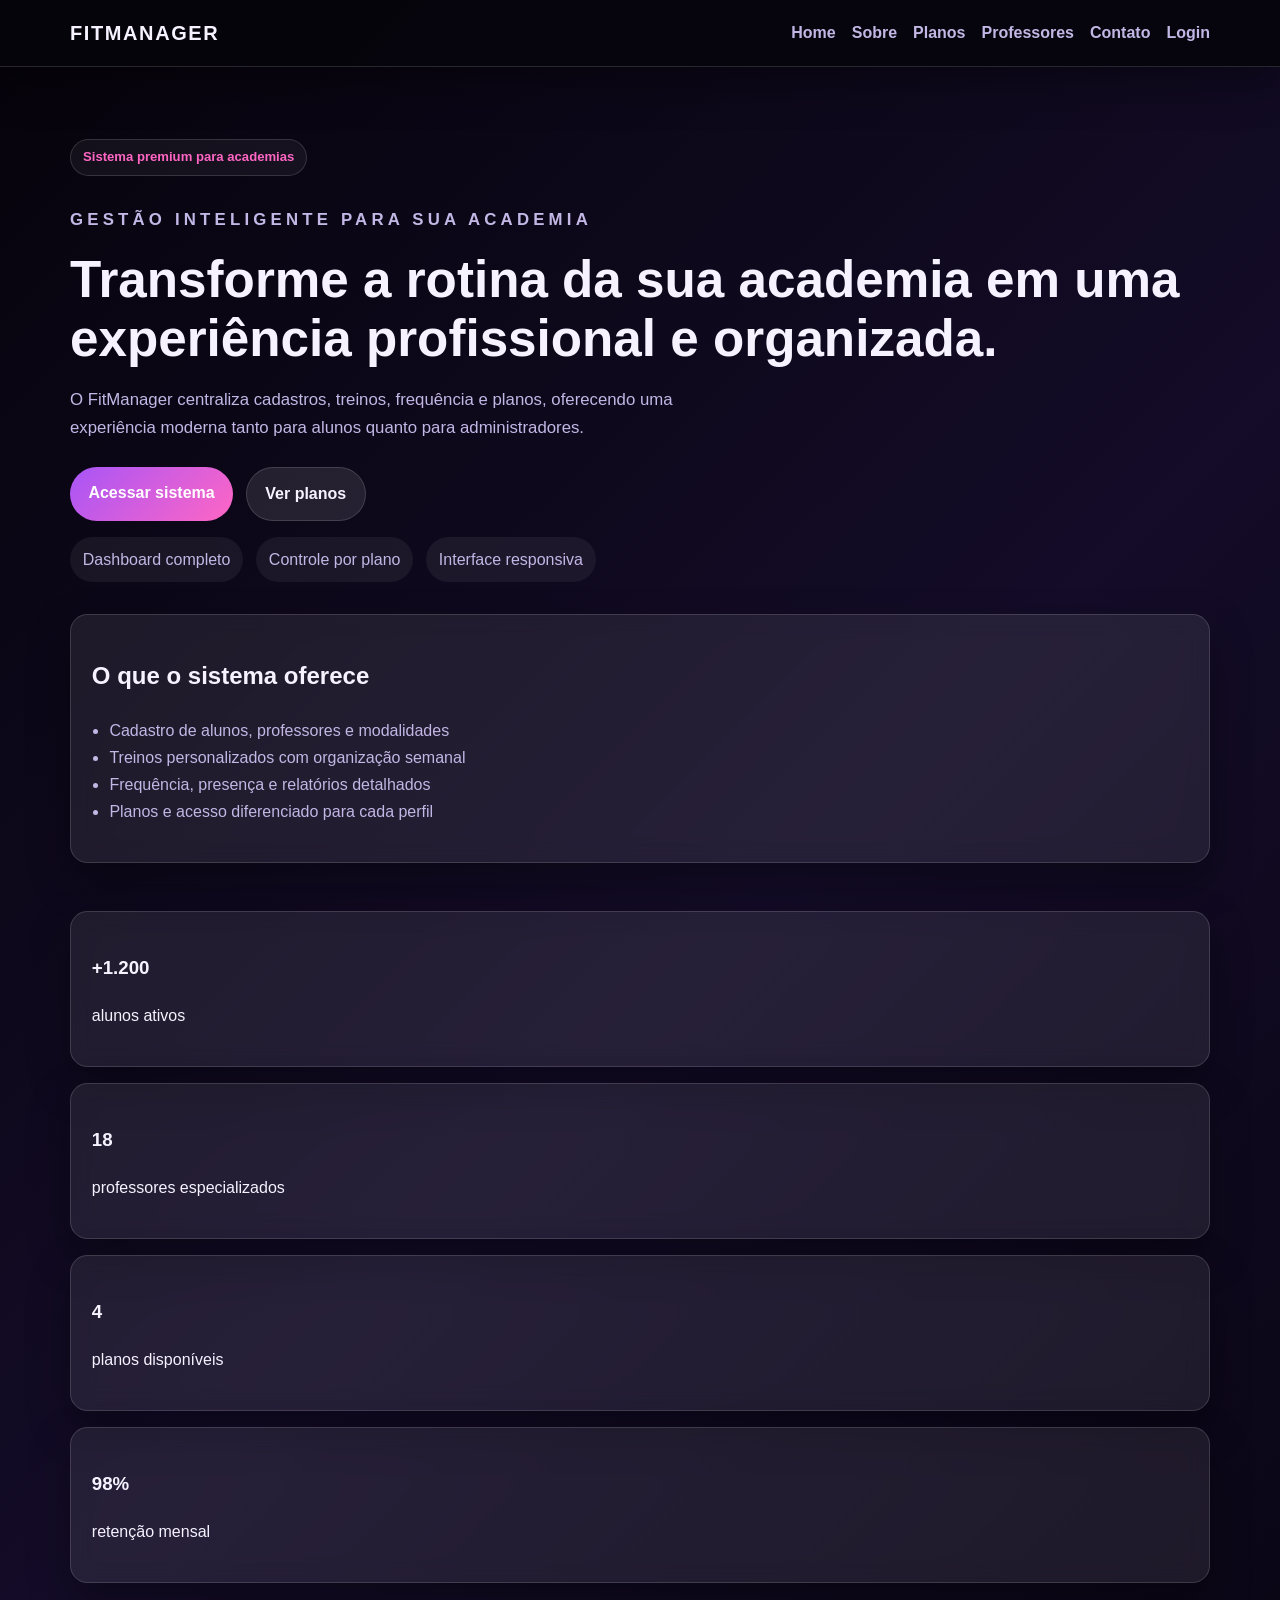
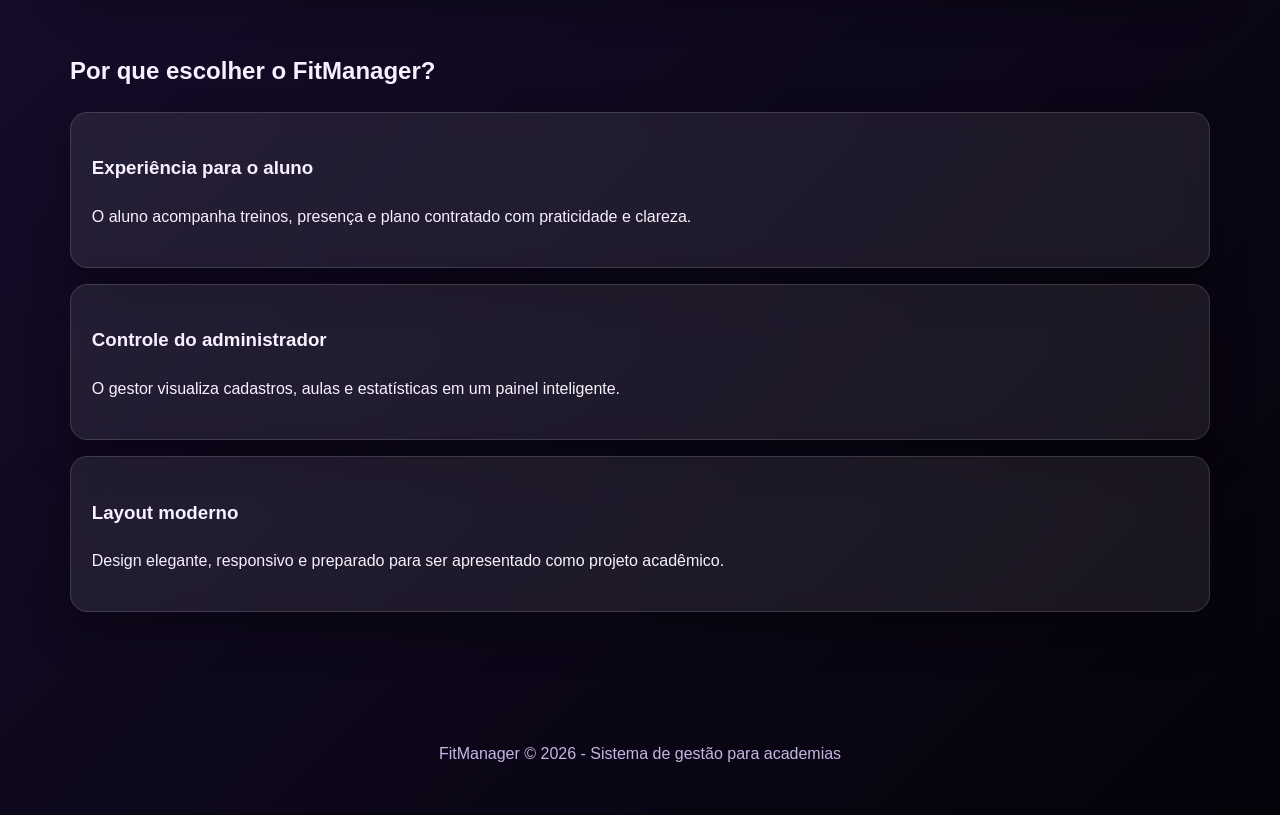
<file: index.html>
<!DOCTYPE html>
<html lang="pt-BR">
  <head>
    <meta charset="UTF-8" />
    <meta name="viewport" content="width=device-width, initial-scale=1.0" />
    <title>FitManager | Academia moderna</title>
    <meta name="description" content="Sistema de gerenciamento para academias com painel para alunos e administradores." />
    <link rel="stylesheet" href="css/styles.css" />
  </head>
  <body>
    <div id="site-header"></div>

    <main>
      <section class="hero">
        <div class="hero__content">
          <span class="hero-badge">Sistema premium para academias</span>
          <p class="eyebrow">Gestão inteligente para sua academia</p>
          <h1>Transforme a rotina da sua academia em uma experiência profissional e organizada.</h1>
          <p>
            O FitManager centraliza cadastros, treinos, frequência e planos, oferecendo uma experiência moderna tanto para alunos quanto para administradores.
          </p>
          <div class="hero__actions">
            <a class="btn btn--primary" href="pages/login.html">Acessar sistema</a>
            <a class="btn btn--secondary" href="pages/planos.html">Ver planos</a>
          </div>
          <div class="info-strip">
            <span>Dashboard completo</span>
            <span>Controle por plano</span>
            <span>Interface responsiva</span>
          </div>
        </div>
        <div class="hero__card card">
          <h2>O que o sistema oferece</h2>
          <ul>
            <li>Cadastro de alunos, professores e modalidades</li>
            <li>Treinos personalizados com organização semanal</li>
            <li>Frequência, presença e relatórios detalhados</li>
            <li>Planos e acesso diferenciado para cada perfil</li>
          </ul>
        </div>
      </section>

      <section class="stats-grid">
        <article class="card">
          <h3>+1.200</h3>
          <p>alunos ativos</p>
        </article>
        <article class="card">
          <h3>18</h3>
          <p>professores especializados</p>
        </article>
        <article class="card">
          <h3>4</h3>
          <p>planos disponíveis</p>
        </article>
        <article class="card">
          <h3>98%</h3>
          <p>retenção mensal</p>
        </article>
      </section>

      <section class="section">
        <h2>Por que escolher o FitManager?</h2>
        <div class="feature-list">
          <article class="card">
            <h3>Experiência para o aluno</h3>
            <p>O aluno acompanha treinos, presença e plano contratado com praticidade e clareza.</p>
          </article>
          <article class="card">
            <h3>Controle do administrador</h3>
            <p>O gestor visualiza cadastros, aulas e estatísticas em um painel inteligente.</p>
          </article>
          <article class="card">
            <h3>Layout moderno</h3>
            <p>Design elegante, responsivo e preparado para ser apresentado como projeto acadêmico.</p>
          </article>
        </div>
      </section>
    </main>

    <div id="site-footer"></div>
    <script src="js/app.js"></script>
  </body>
</html>
</file>
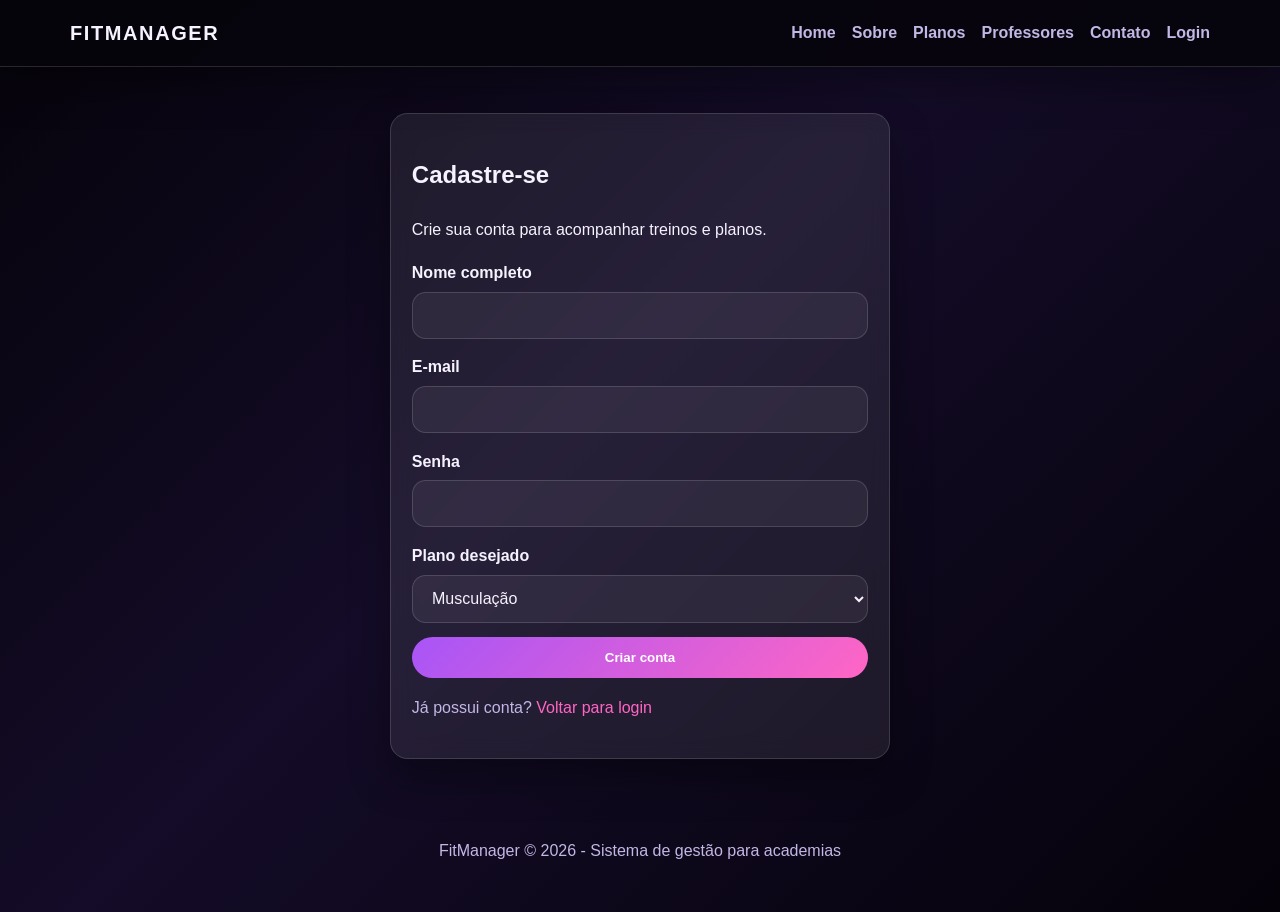
<file: pages/cadastro.html>
<!DOCTYPE html>
<html lang="pt-BR">
  <head>
    <meta charset="UTF-8" />
    <meta name="viewport" content="width=device-width, initial-scale=1.0" />
    <title>Cadastro | FitManager</title>
    <link rel="stylesheet" href="../css/styles.css" />
  </head>
  <body>
    <div id="site-header"></div>

    <main class="auth-shell">
      <section class="card auth-card">
        <h1>Cadastre-se</h1>
        <p>Crie sua conta para acompanhar treinos e planos.</p>
        <form id="register-form" class="form-stack">
          <label>
            Nome completo
            <input type="text" id="register-name" required />
          </label>
          <label>
            E-mail
            <input type="email" id="register-email" required />
          </label>
          <label>
            Senha
            <input type="password" id="register-password" required />
          </label>
          <label>
            Plano desejado
            <select id="register-plan">
              <option value="Musculação">Musculação</option>
              <option value="Funcional">Funcional</option>
              <option value="Pilates">Pilates</option>
            </select>
          </label>
          <button class="btn btn--primary" type="submit">Criar conta</button>
        </form>
        <p class="form-link">
          Já possui conta?
          <a href="login.html">Voltar para login</a>
        </p>
      </section>
    </main>

    <div id="site-footer"></div>
    <script src="../js/app.js"></script>
  </body>
</html>
</file>
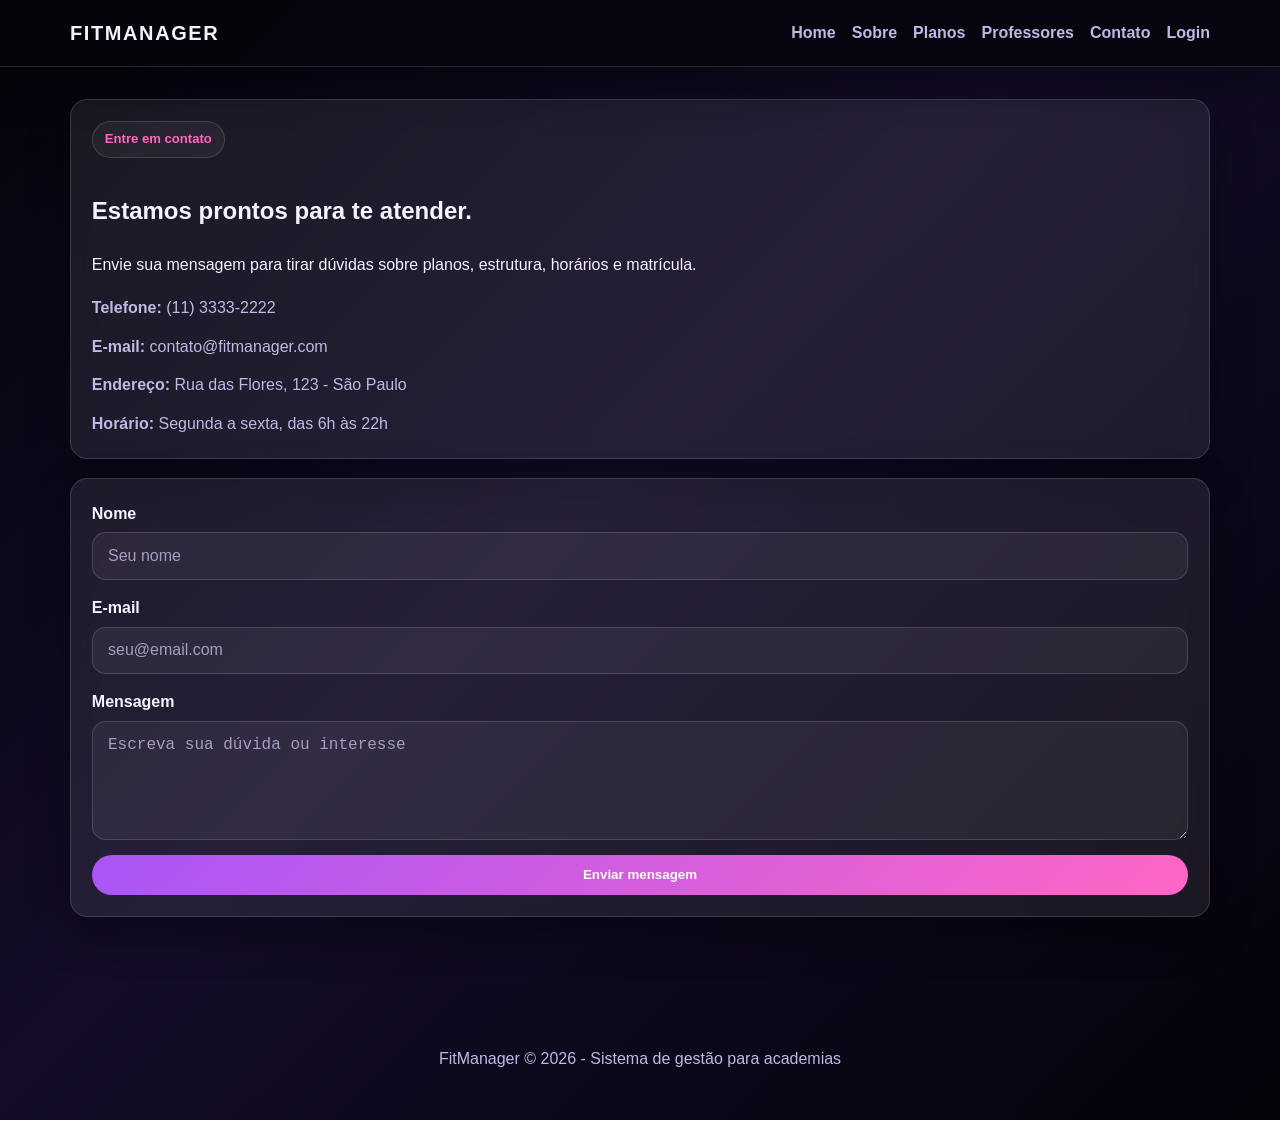
<file: pages/contato.html>
<!DOCTYPE html>
<html lang="pt-BR">
  <head>
    <meta charset="UTF-8" />
    <meta name="viewport" content="width=device-width, initial-scale=1.0" />
    <title>Contato | FitManager</title>
    <link rel="stylesheet" href="../css/styles.css" />
  </head>
  <body>
    <div id="site-header"></div>

    <main class="page-shell">
      <section class="section contact-grid">
        <div class="card">
          <span class="tag">Entre em contato</span>
          <h1>Estamos prontos para te atender.</h1>
          <p>Envie sua mensagem para tirar dúvidas sobre planos, estrutura, horários e matrícula.</p>
          <ul class="schedule-list">
            <li><strong>Telefone:</strong> (11) 3333-2222</li>
            <li><strong>E-mail:</strong> contato@fitmanager.com</li>
            <li><strong>Endereço:</strong> Rua das Flores, 123 - São Paulo</li>
            <li><strong>Horário:</strong> Segunda a sexta, das 6h às 22h</li>
          </ul>
        </div>
        <div class="card">
          <form class="form-stack">
            <label>
              Nome
              <input type="text" placeholder="Seu nome" />
            </label>
            <label>
              E-mail
              <input type="email" placeholder="seu@email.com" />
            </label>
            <label>
              Mensagem
              <textarea rows="5" placeholder="Escreva sua dúvida ou interesse"></textarea>
            </label>
            <button class="btn btn--primary" type="button">Enviar mensagem</button>
          </form>
        </div>
      </section>
    </main>

    <div id="site-footer"></div>
    <script src="../js/app.js"></script>
  </body>
</html>
</file>
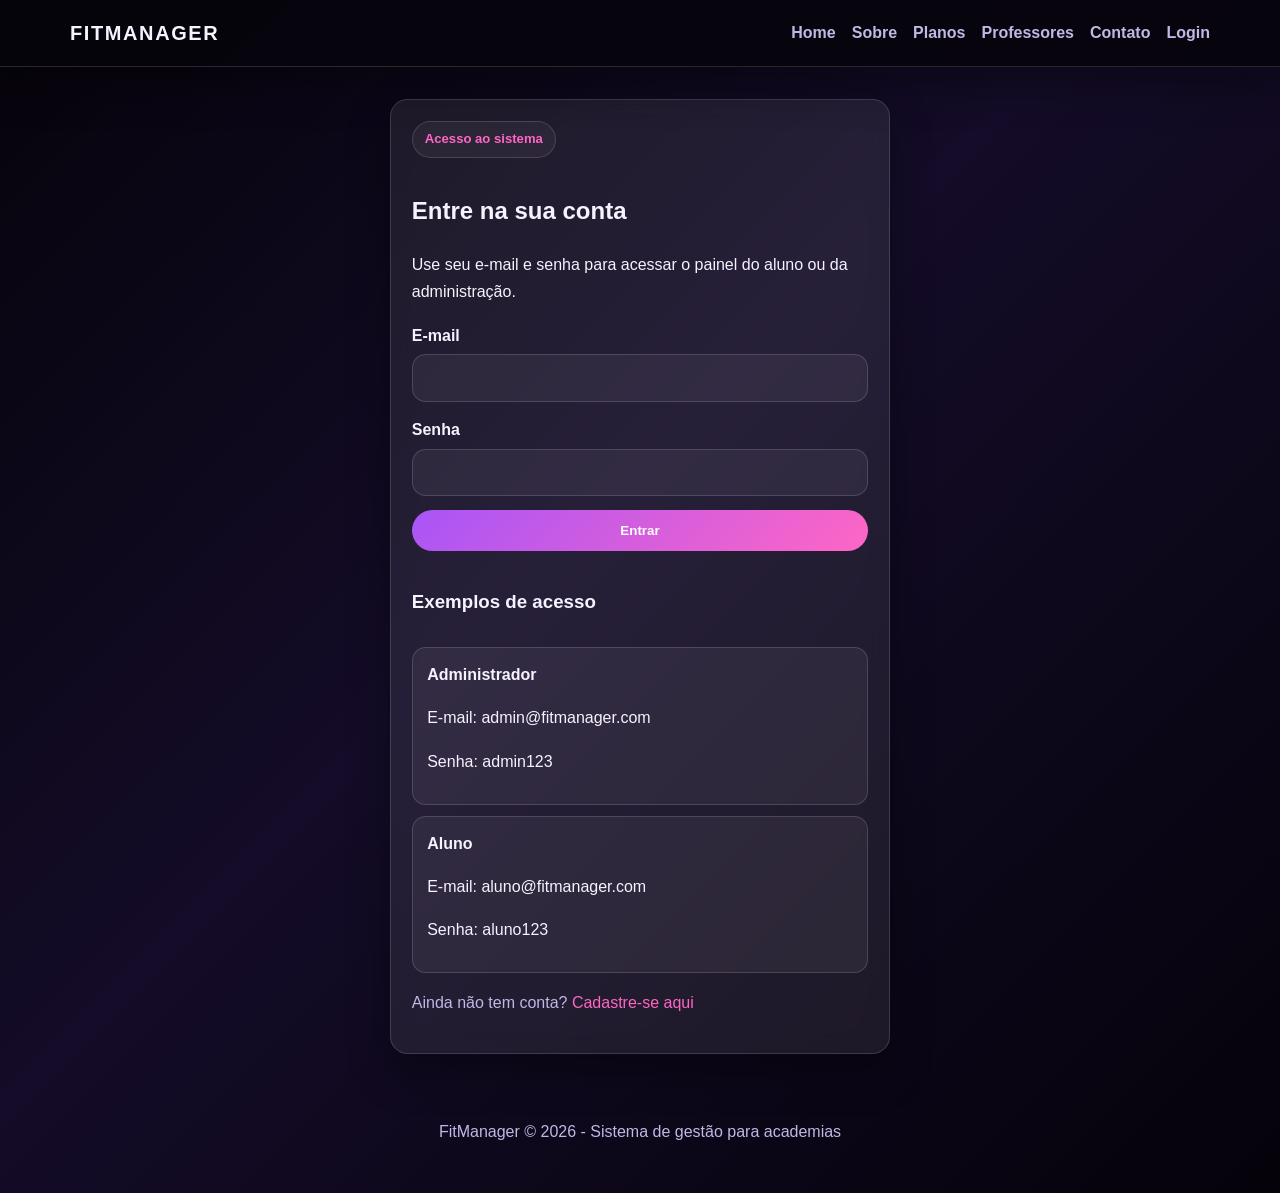
<file: pages/login.html>
<!DOCTYPE html>
<html lang="pt-BR">
  <head>
    <meta charset="UTF-8" />
    <meta name="viewport" content="width=device-width, initial-scale=1.0" />
    <title>Login | FitManager</title>
    <link rel="stylesheet" href="../css/styles.css" />
  </head>
  <body>
    <div id="site-header"></div>

    <main class="auth-shell">
      <section class="card auth-card">
        <span class="tag">Acesso ao sistema</span>
        <h1>Entre na sua conta</h1>
        <p>Use seu e-mail e senha para acessar o painel do aluno ou da administração.</p>
        <form id="login-form" class="form-stack">
          <label>
            E-mail
            <input type="email" id="login-email" required />
          </label>
          <label>
            Senha
            <input type="password" id="login-password" required />
          </label>
          <button class="btn btn--primary" type="submit">Entrar</button>
        </form>
        <div class="login-examples">
          <h3>Exemplos de acesso</h3>
          <div class="example-card">
            <strong>Administrador</strong>
            <p>E-mail: admin@fitmanager.com</p>
            <p>Senha: admin123</p>
          </div>
          <div class="example-card">
            <strong>Aluno</strong>
            <p>E-mail: aluno@fitmanager.com</p>
            <p>Senha: aluno123</p>
          </div>
        </div>
        <p class="form-link">
          Ainda não tem conta?
          <a href="cadastro.html">Cadastre-se aqui</a>
        </p>
      </section>
    </main>

    <div id="site-footer"></div>
    <script src="../js/app.js"></script>
  </body>
</html>
</file>
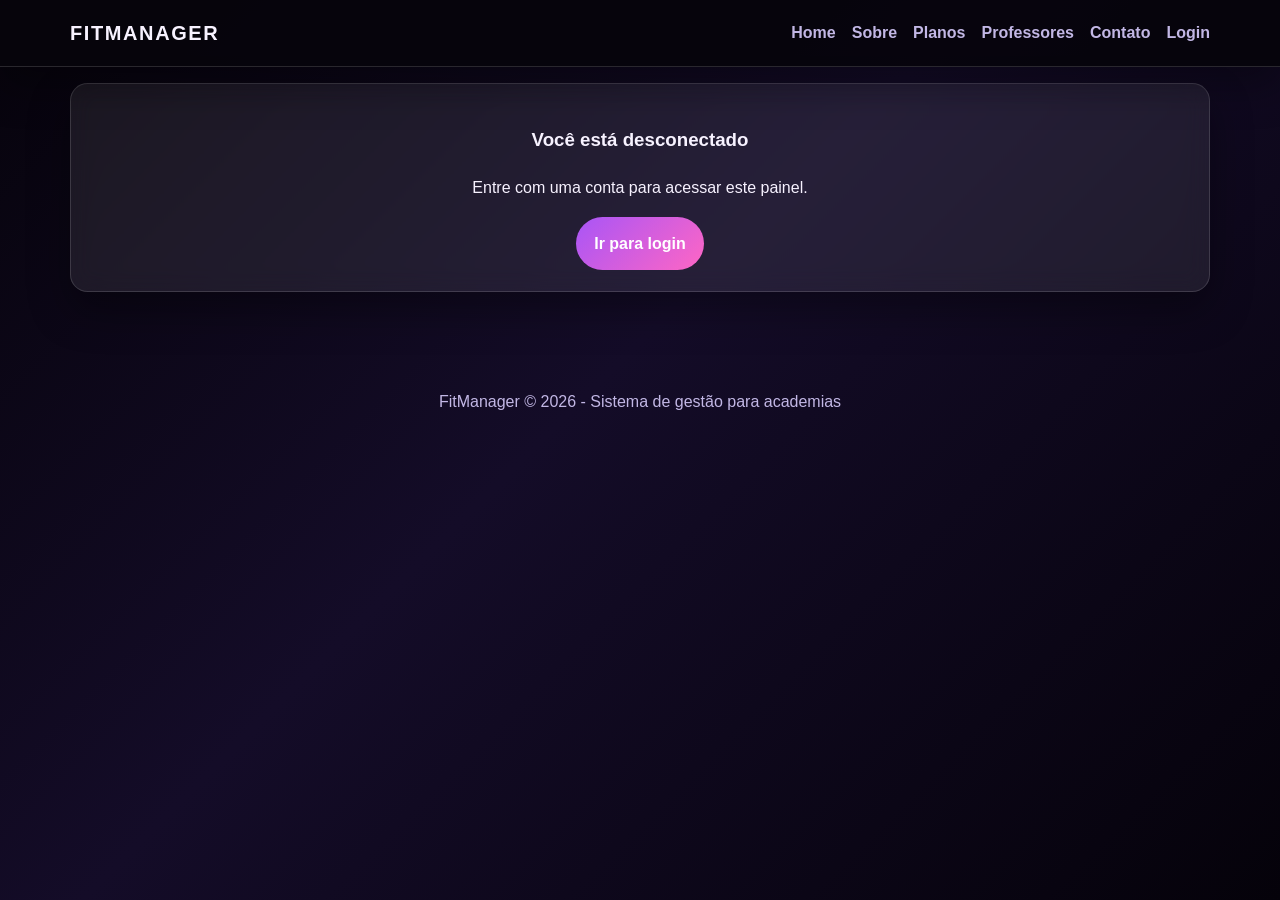
<file: pages/painel-admin.html>
<!DOCTYPE html>
<html lang="pt-BR">
  <head>
    <meta charset="UTF-8" />
    <meta name="viewport" content="width=device-width, initial-scale=1.0" />
    <title>Painel Administrativo | FitManager</title>
    <link rel="stylesheet" href="../css/styles.css" />
  </head>
  <body>
    <div id="site-header"></div>

    <main class="page-shell">
      <div id="auth-notice"></div>
      <section id="protected-panel" class="section" data-required-role="admin">
        <div class="panel-header">
          <div>
            <p class="eyebrow">Área administrativa</p>
            <h1>Dashboard da academia</h1>
          </div>
          <a class="btn btn--secondary" href="login.html">Desconectar</a>
        </div>

        <div class="stats-grid">
          <article class="card">
            <h3>48</h3>
            <p>alunos cadastrados</p>
          </article>
          <article class="card">
            <h3>14</h3>
            <p>treinos ativos</p>
          </article>
          <article class="card">
            <h3>3</h3>
            <p>planos em destaque</p>
          </article>
          <article class="card">
            <h3>91%</h3>
            <p>frequência mensal</p>
          </article>
        </div>

        <div class="panel-grid">
          <article class="card">
            <h3>Cadastros recentes</h3>
            <ul class="schedule-list">
              <li>Julia Rocha - Plano Premium</li>
              <li>Bruno Silva - Plano Fit</li>
              <li>Marina Costa - Plano Essentials</li>
            </ul>
          </article>

          <article class="card">
            <h3>Aulas da semana</h3>
            <ul class="schedule-list">
              <li>Segunda: 12 aulas</li>
              <li>Quarta: 10 aulas</li>
              <li>Sexta: 9 aulas</li>
            </ul>
          </article>
        </div>

        <div class="card">
          <h3>Alunos em destaque</h3>
          <table class="table">
            <thead>
              <tr><th>Nome</th><th>Plano</th><th>Status</th><th>Próximo treino</th></tr>
            </thead>
            <tbody>
              <tr><td>Carlos Mendes</td><td>Fit</td><td><span class="pill success">Ativo</span></td><td>18:30 - Funcional</td></tr>
              <tr><td>Ana Pereira</td><td>Premium</td><td><span class="pill success">Ativo</span></td><td>19:00 - Pilates</td></tr>
              <tr><td>Lucas Nunes</td><td>Essentials</td><td><span class="pill warning">Aguardando</span></td><td>20:00 - Musculação</td></tr>
            </tbody>
          </table>
        </div>
      </section>
    </main>

    <div id="site-footer"></div>
    <script src="../js/app.js"></script>
  </body>
</html>
</file>
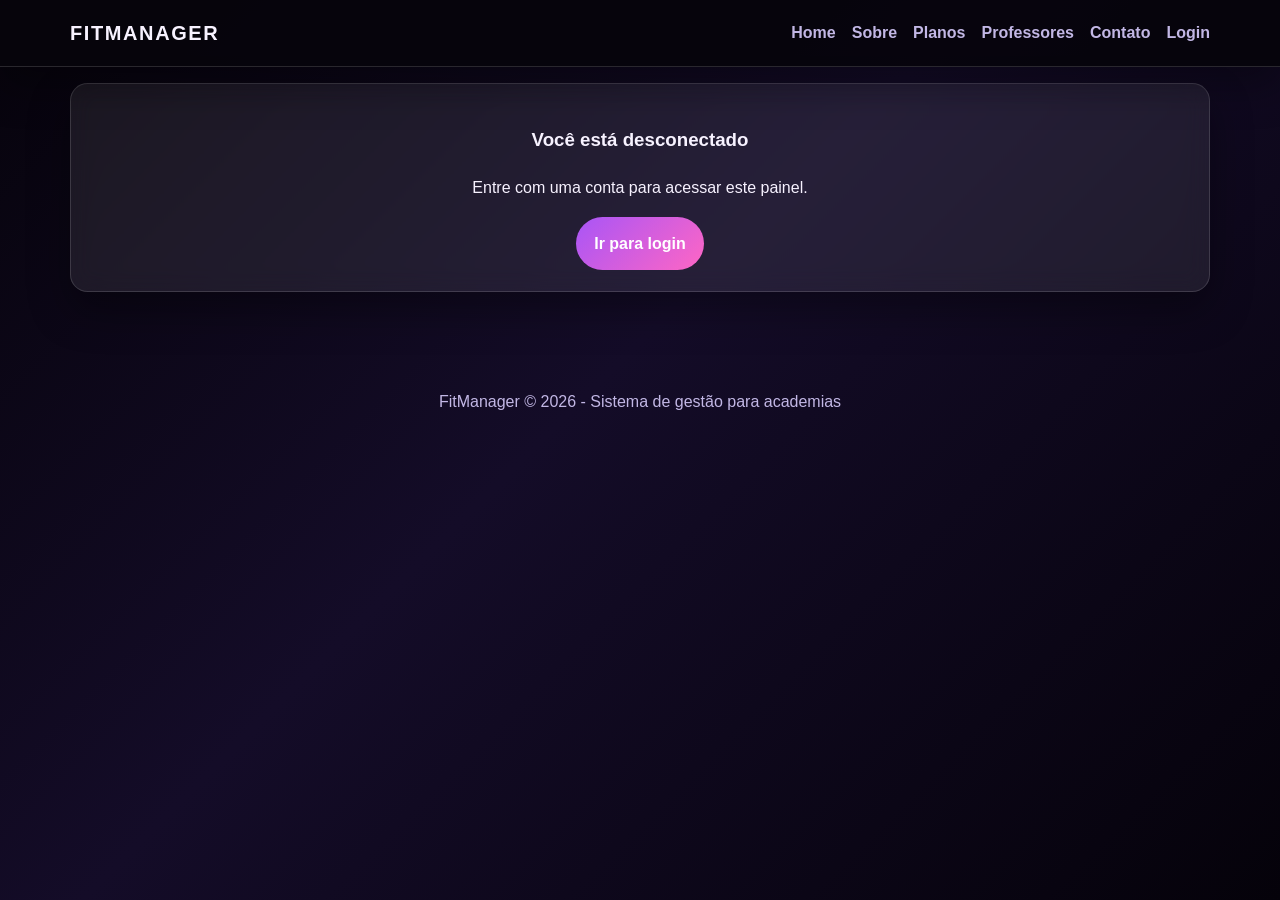
<file: pages/painel-aluno.html>
<!DOCTYPE html>
<html lang="pt-BR">
  <head>
    <meta charset="UTF-8" />
    <meta name="viewport" content="width=device-width, initial-scale=1.0" />
    <title>Painel do Aluno | FitManager</title>
    <link rel="stylesheet" href="../css/styles.css" />
  </head>
  <body>
    <div id="site-header"></div>

    <main class="page-shell">
      <div id="auth-notice"></div>
      <section id="protected-panel" class="section" data-required-role="student">
        <div class="panel-header">
          <div>
            <p class="eyebrow">Área do aluno</p>
            <h1>Bem-vindo ao seu painel</h1>
          </div>
          <a class="btn btn--secondary" href="login.html">Desconectar</a>
        </div>

        <div class="stats-grid">
          <article class="card">
            <h3>Plano Fit</h3>
            <p>Vigência até 15/08/2026</p>
          </article>
          <article class="card">
            <h3>4 treinos</h3>
            <p>agendados esta semana</p>
          </article>
          <article class="card">
            <h3>92%</h3>
            <p>presença no mês</p>
          </article>
          <article class="card">
            <h3>+3,2 kg</h3>
            <p>perda de gordura</p>
          </article>
        </div>

        <div class="panel-grid">
          <article class="card">
            <h3>Próximas aulas</h3>
            <ul class="schedule-list">
              <li><strong>Segunda</strong> - Treino funcional às 18:30</li>
              <li><strong>Quarta</strong> - Pilates às 19:00</li>
              <li><strong>Sexta</strong> - Musculação às 20:00</li>
              <li><strong>Sábado</strong> - Corrida em esteira às 09:00</li>
            </ul>
          </article>

          <article class="card">
            <h3>Treino atual</h3>
            <ul class="schedule-list">
              <li>Agachamento livre - 3x12</li>
              <li>Remada com barra - 3x10</li>
              <li>Prancha - 3x40s</li>
              <li>Esteira intervalada - 15 min</li>
            </ul>
          </article>
        </div>

        <div class="panel-grid">
          <article class="card">
            <h3>Modalidades disponíveis</h3>
            <ul class="schedule-list">
              <li>Musculação</li>
              <li>Treino funcional</li>
              <li>Pilates</li>
              <li>Cross training</li>
              <li>Yoga</li>
            </ul>
          </article>

          <article class="card">
            <h3>Equipamentos da academia</h3>
            <ul class="schedule-list">
              <li>Esteiras premium</li>
              <li>Halteres e barras</li>
              <li>Banco incline e supino</li>
              <li>Elípticos e bikes</li>
              <li>Máquinas de musculação completas</li>
            </ul>
          </article>
        </div>

        <div class="panel-grid">
          <article class="card">
            <h3>Histórico recente</h3>
            <table class="table">
              <thead>
                <tr><th>Data</th><th>Atividade</th><th>Status</th></tr>
              </thead>
              <tbody>
                <tr><td>03/07</td><td>Musculação</td><td><span class="pill success">Presente</span></td></tr>
                <tr><td>01/07</td><td>Pilates</td><td><span class="pill success">Presente</span></td></tr>
                <tr><td>29/06</td><td>Funcional</td><td><span class="pill warning">Faltou</span></td></tr>
              </tbody>
            </table>
          </article>

          <article class="card">
            <h3>Objetivos do mês</h3>
            <ul class="schedule-list">
              <li>Manter 3 treinos por semana</li>
              <li>Aumentar resistência em cardio</li>
              <li>Seguir plano nutricional</li>
            </ul>
          </article>
        </div>
      </section>
    </main>

    <div id="site-footer"></div>
    <script src="../js/app.js"></script>
  </body>
</html>
</file>
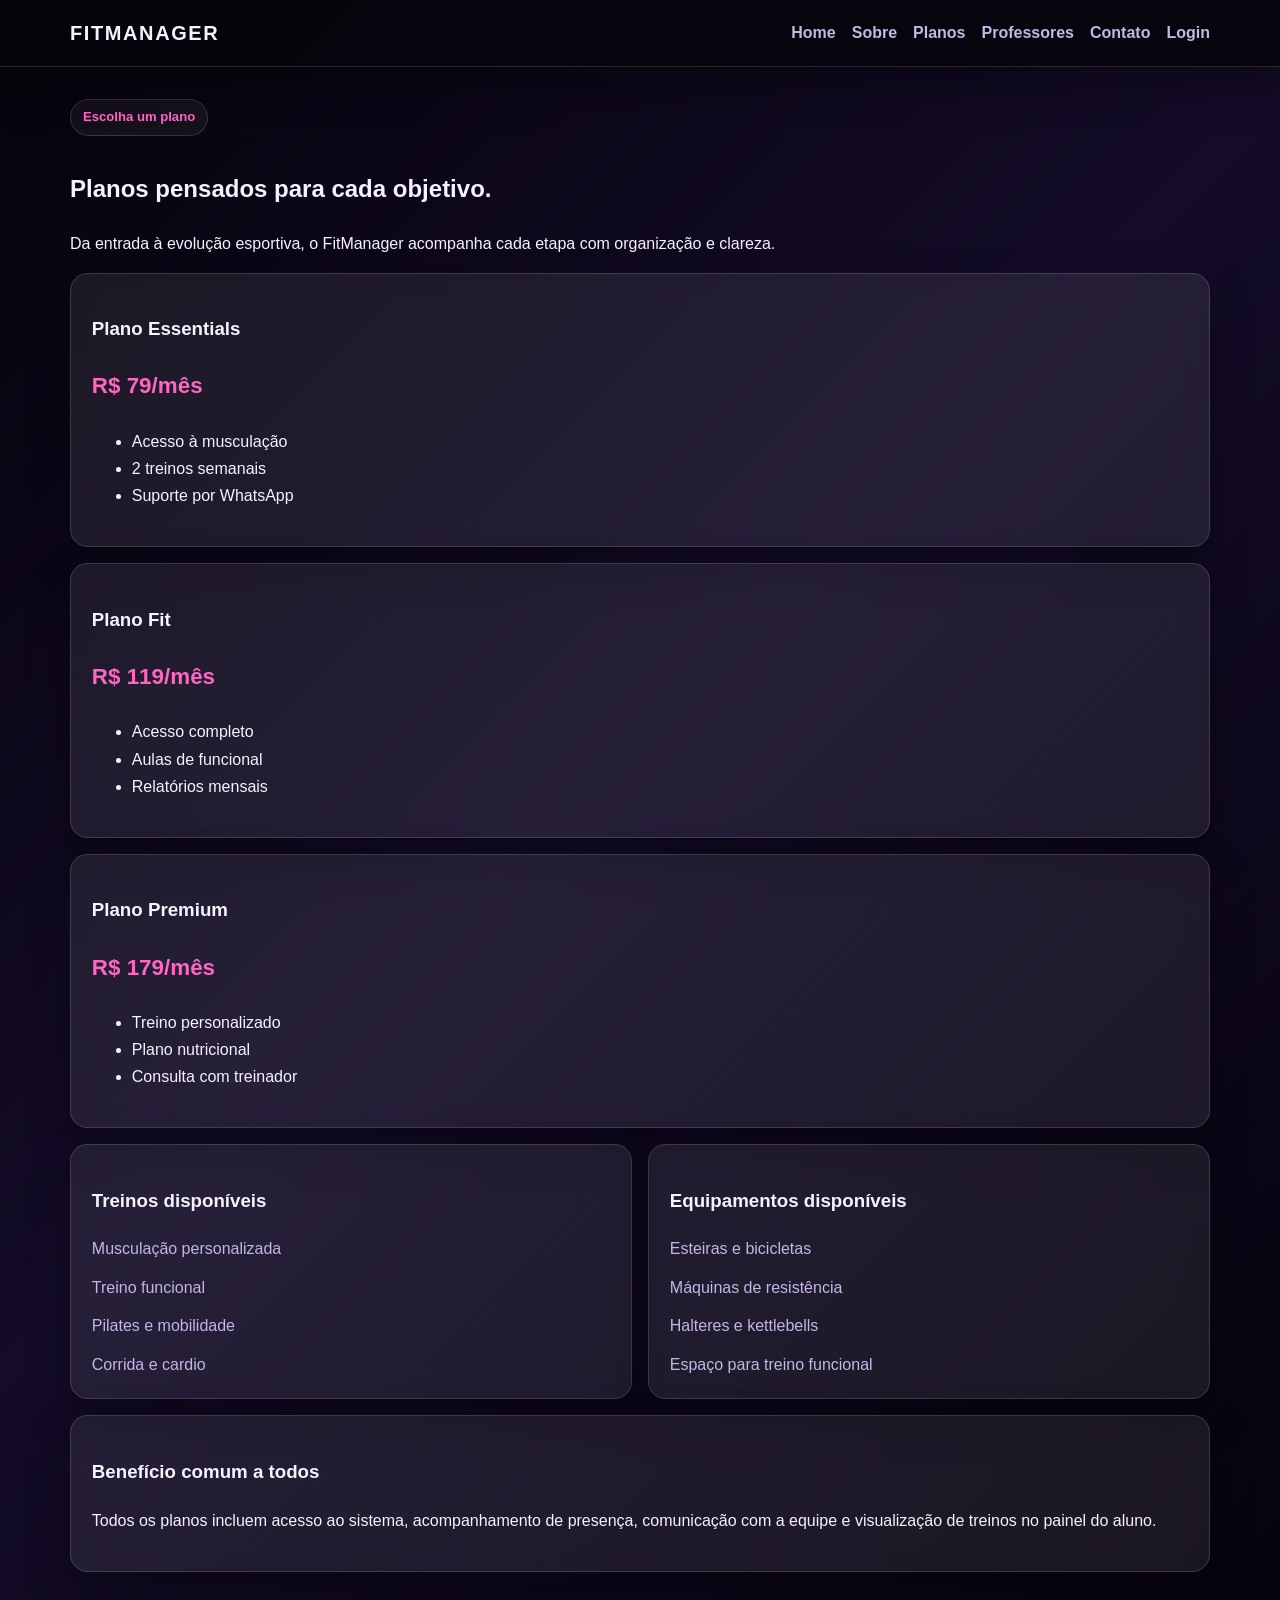
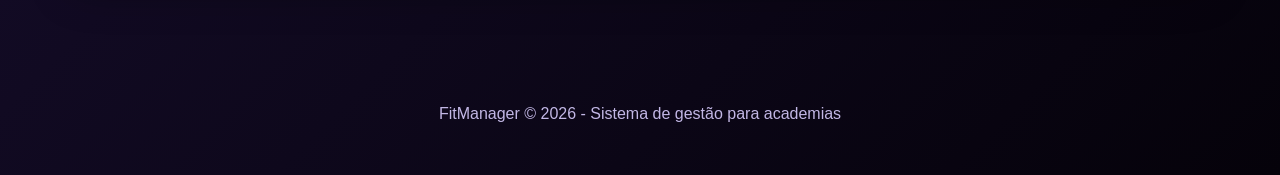
<file: pages/planos.html>
<!DOCTYPE html>
<html lang="pt-BR">
  <head>
    <meta charset="UTF-8" />
    <meta name="viewport" content="width=device-width, initial-scale=1.0" />
    <title>Planos | FitManager</title>
    <link rel="stylesheet" href="../css/styles.css" />
  </head>
  <body>
    <div id="site-header"></div>

    <main class="page-shell">
      <section class="section">
        <span class="tag">Escolha um plano</span>
        <h1>Planos pensados para cada objetivo.</h1>
        <p>Da entrada à evolução esportiva, o FitManager acompanha cada etapa com organização e clareza.</p>

        <div class="feature-list">
          <article class="card pricing-card">
            <h3>Plano Essentials</h3>
            <p class="price">R$ 79/mês</p>
            <ul>
              <li>Acesso à musculação</li>
              <li>2 treinos semanais</li>
              <li>Suporte por WhatsApp</li>
            </ul>
          </article>
          <article class="card pricing-card">
            <h3>Plano Fit</h3>
            <p class="price">R$ 119/mês</p>
            <ul>
              <li>Acesso completo</li>
              <li>Aulas de funcional</li>
              <li>Relatórios mensais</li>
            </ul>
          </article>
          <article class="card pricing-card">
            <h3>Plano Premium</h3>
            <p class="price">R$ 179/mês</p>
            <ul>
              <li>Treino personalizado</li>
              <li>Plano nutricional</li>
              <li>Consulta com treinador</li>
            </ul>
          </article>
        </div>

        <div class="panel-grid">
          <article class="card">
            <h3>Treinos disponíveis</h3>
            <ul class="schedule-list">
              <li>Musculação personalizada</li>
              <li>Treino funcional</li>
              <li>Pilates e mobilidade</li>
              <li>Corrida e cardio</li>
            </ul>
          </article>

          <article class="card">
            <h3>Equipamentos disponíveis</h3>
            <ul class="schedule-list">
              <li>Esteiras e bicicletas</li>
              <li>Máquinas de resistência</li>
              <li>Halteres e kettlebells</li>
              <li>Espaço para treino funcional</li>
            </ul>
          </article>
        </div>

        <div class="card" style="margin-top:1rem;">
          <h3>Benefício comum a todos</h3>
          <p>Todos os planos incluem acesso ao sistema, acompanhamento de presença, comunicação com a equipe e visualização de treinos no painel do aluno.</p>
        </div>
      </section>
    </main>

    <div id="site-footer"></div>
    <script src="../js/app.js"></script>
  </body>
</html>
</file>
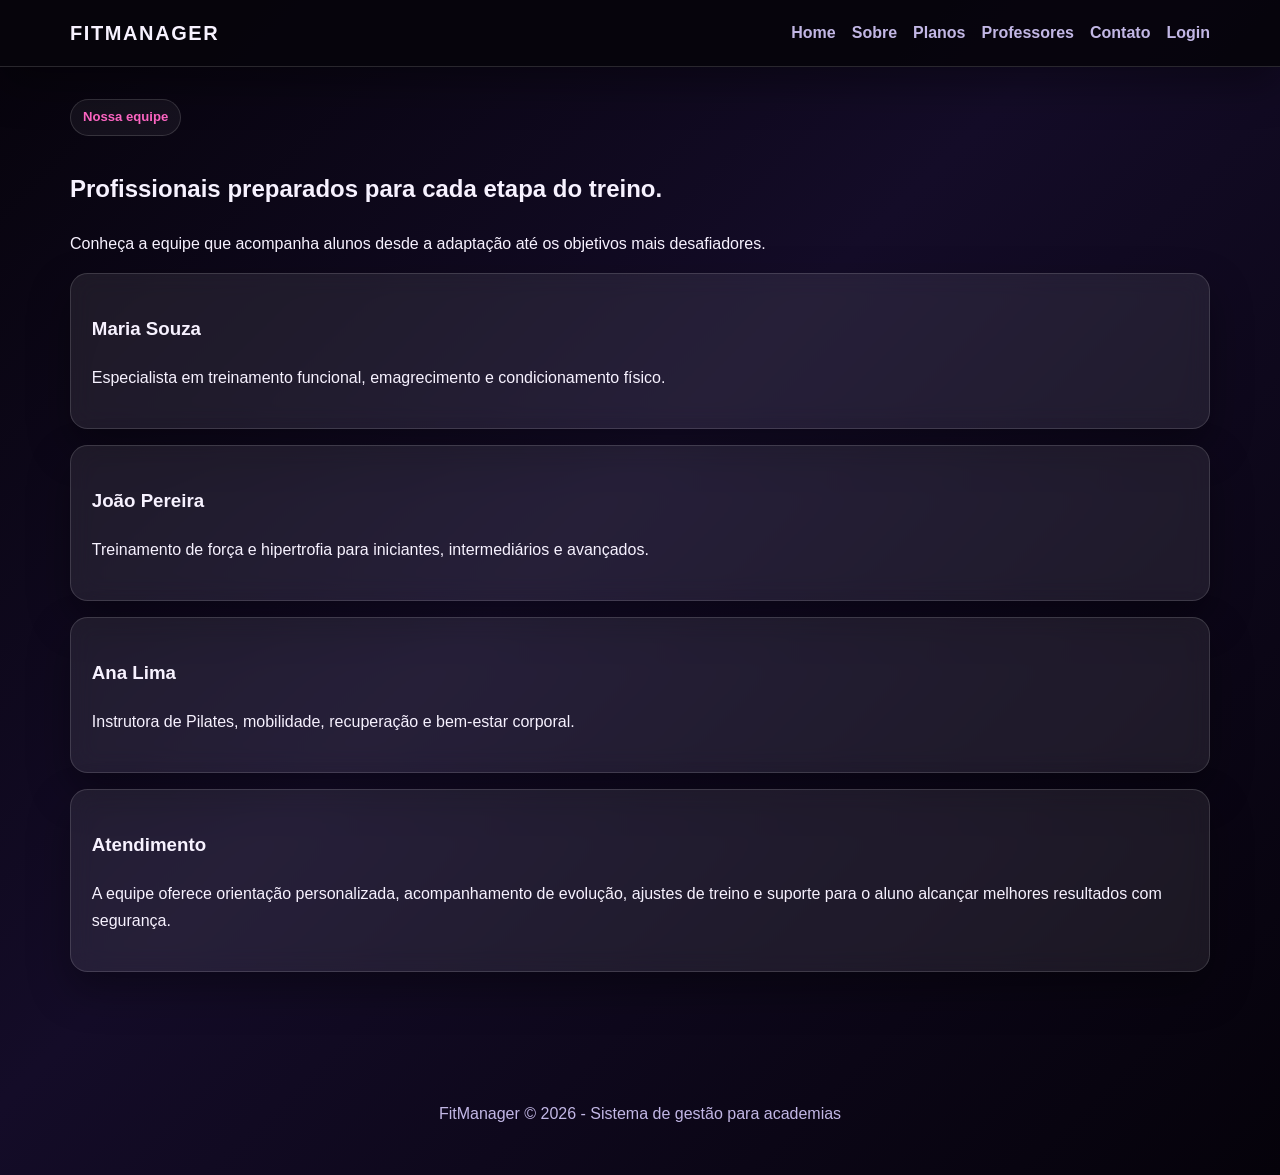
<file: pages/professores.html>
<!DOCTYPE html>
<html lang="pt-BR">
  <head>
    <meta charset="UTF-8" />
    <meta name="viewport" content="width=device-width, initial-scale=1.0" />
    <title>Professores | FitManager</title>
    <link rel="stylesheet" href="../css/styles.css" />
  </head>
  <body>
    <div id="site-header"></div>

    <main class="page-shell">
      <section class="section">
        <span class="tag">Nossa equipe</span>
        <h1>Profissionais preparados para cada etapa do treino.</h1>
        <p>Conheça a equipe que acompanha alunos desde a adaptação até os objetivos mais desafiadores.</p>
        <div class="feature-list">
          <article class="card">
            <h3>Maria Souza</h3>
            <p>Especialista em treinamento funcional, emagrecimento e condicionamento físico.</p>
          </article>
          <article class="card">
            <h3>João Pereira</h3>
            <p>Treinamento de força e hipertrofia para iniciantes, intermediários e avançados.</p>
          </article>
          <article class="card">
            <h3>Ana Lima</h3>
            <p>Instrutora de Pilates, mobilidade, recuperação e bem-estar corporal.</p>
          </article>
        </div>

        <div class="card" style="margin-top:1rem;">
          <h3>Atendimento</h3>
          <p>A equipe oferece orientação personalizada, acompanhamento de evolução, ajustes de treino e suporte para o aluno alcançar melhores resultados com segurança.</p>
        </div>
      </section>
    </main>

    <div id="site-footer"></div>
    <script src="../js/app.js"></script>
  </body>
</html>
</file>
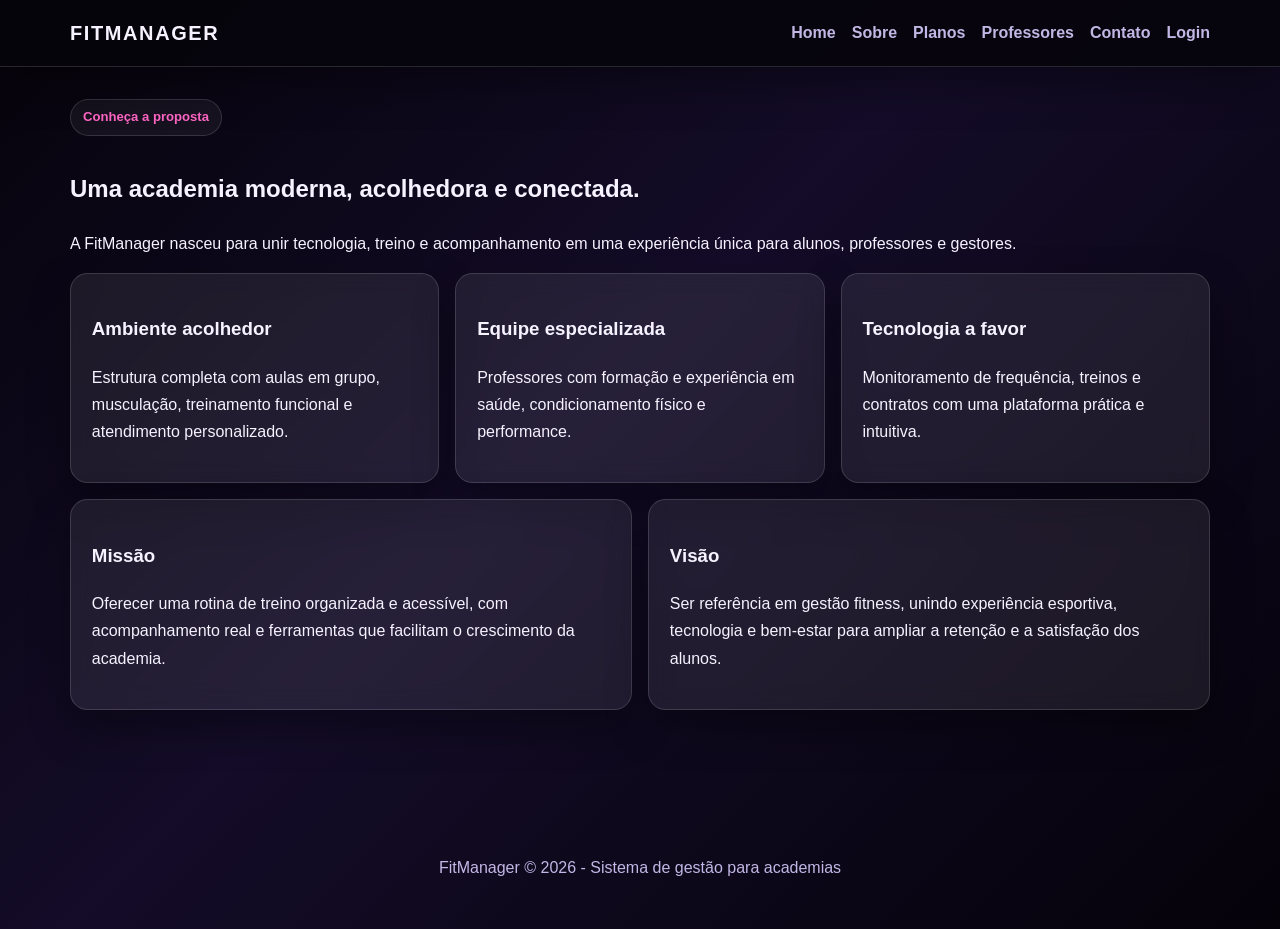
<file: pages/sobre.html>
<!DOCTYPE html>
<html lang="pt-BR">
  <head>
    <meta charset="UTF-8" />
    <meta name="viewport" content="width=device-width, initial-scale=1.0" />
    <title>Sobre | FitManager</title>
    <link rel="stylesheet" href="../css/styles.css" />
  </head>
  <body>
    <div id="site-header"></div>

    <main class="page-shell">
      <section class="section">
        <span class="tag">Conheça a proposta</span>
        <h1>Uma academia moderna, acolhedora e conectada.</h1>
        <p>
          A FitManager nasceu para unir tecnologia, treino e acompanhamento em uma experiência única para alunos, professores e gestores.
        </p>

        <div class="info-grid">
          <article class="card">
            <h3>Ambiente acolhedor</h3>
            <p>Estrutura completa com aulas em grupo, musculação, treinamento funcional e atendimento personalizado.</p>
          </article>
          <article class="card">
            <h3>Equipe especializada</h3>
            <p>Professores com formação e experiência em saúde, condicionamento físico e performance.</p>
          </article>
          <article class="card">
            <h3>Tecnologia a favor</h3>
            <p>Monitoramento de frequência, treinos e contratos com uma plataforma prática e intuitiva.</p>
          </article>
        </div>

        <div class="panel-grid">
          <article class="card">
            <h3>Missão</h3>
            <p>Oferecer uma rotina de treino organizada e acessível, com acompanhamento real e ferramentas que facilitam o crescimento da academia.</p>
          </article>
          <article class="card">
            <h3>Visão</h3>
            <p>Ser referência em gestão fitness, unindo experiência esportiva, tecnologia e bem-estar para ampliar a retenção e a satisfação dos alunos.</p>
          </article>
        </div>
      </section>
    </main>

    <div id="site-footer"></div>
    <script src="../js/app.js"></script>
  </body>
</html>
</file>
<file: css/styles.css>
:root {
  --bg: linear-gradient(135deg, #06030b 0%, #140c28 45%, #05020a 100%);
  --surface: rgba(255, 255, 255, 0.08);
  --surface-strong: rgba(255, 255, 255, 0.13);
  --text: #f7f2ff;
  --muted: #c2b7e5;
  --primary: #a855f7;
  --primary-dark: #7e22ce;
  --accent: #ff66c4;
  --border: rgba(255, 255, 255, 0.14);
  --shadow: 0 18px 40px rgba(0, 0, 0, 0.35);
}

* {
  box-sizing: border-box;
}

body {
  margin: 0;
  font-family: "Segoe UI", Arial, sans-serif;
  background: var(--bg);
  color: var(--text);
  line-height: 1.7;
  min-height: 100vh;
}

a {
  color: var(--accent);
  text-decoration: none;
}

header {
  background: rgba(7, 5, 12, 0.95);
  border-bottom: 1px solid var(--border);
  box-shadow: var(--shadow);
  position: sticky;
  top: 0;
  z-index: 10;
}

.navbar {
  max-width: 1180px;
  margin: 0 auto;
  padding: 1rem 1.25rem;
  display: flex;
  justify-content: space-between;
  align-items: center;
  gap: 1rem;
}

.brand {
  font-size: 1.25rem;
  font-weight: 800;
  color: var(--text);
  letter-spacing: 0.08em;
  text-transform: uppercase;
}

.nav-links {
  display: flex;
  flex-wrap: wrap;
  gap: 1rem;
  align-items: center;
}

.nav-links a {
  color: var(--muted);
  font-weight: 600;
}

.nav-links a:hover {
  color: var(--accent);
}

main {
  max-width: 1180px;
  margin: 0 auto;
  padding: 2rem 1.25rem 4rem;
}

.hero {
  display: grid;
  grid-template-columns: 1.3fr 0.9fr;
  gap: 2rem;
  align-items: center;
  padding: 2.5rem 0 3rem;
}

.hero__content h1 {
  font-size: clamp(2rem, 4vw, 3.3rem);
  margin: 0 0 1rem;
  line-height: 1.15;
}

.hero__content p {
  color: var(--muted);
  font-size: 1.05rem;
  max-width: 65ch;
}

.eyebrow {
  color: var(--accent);
  font-weight: 700;
  text-transform: uppercase;
  letter-spacing: 0.25em;
  font-size: 0.8rem;
}

.hero__actions {
  display: flex;
  flex-wrap: wrap;
  gap: 0.8rem;
  margin-top: 1.5rem;
}

.btn {
  display: inline-block;
  border: none;
  border-radius: 999px;
  padding: 0.8rem 1.15rem;
  font-weight: 700;
  cursor: pointer;
  transition: transform 0.2s ease, background 0.2s ease;
}

.btn:hover {
  transform: translateY(-2px);
}

.btn--small {
  padding: 0.55rem 0.85rem;
  font-size: 0.95rem;
}

.btn--primary {
  background: linear-gradient(135deg, var(--primary), var(--accent));
  color: white;
}

.btn--primary:hover {
  background: linear-gradient(135deg, var(--primary-dark), #c026d3);
}

.btn--secondary {
  background: rgba(255, 255, 255, 0.1);
  color: var(--text);
  border: 1px solid var(--border);
}

.card {
  background: var(--surface);
  border: 1px solid var(--border);
  border-radius: 1.1rem;
  padding: 1.3rem;
  box-shadow: var(--shadow);
  backdrop-filter: blur(12px);
}

.hero__card ul,
.schedule-list {
  padding-left: 1.1rem;
  color: var(--muted);
}

.stats-grid,
.feature-list,
.info-grid {
  display: grid;
  gap: 1rem;
  grid-template-columns: repeat(3, minmax(0, 1fr));
}

.stats-grid {
  grid-template-columns: repeat(4, minmax(0, 1fr));
  margin-bottom: 2rem;
}

.section {
  padding: 1rem 0 2rem;
}

.page-shell {
  padding-top: 1rem;
}

.auth-shell {
  display: grid;
  place-items: center;
  min-height: 82vh;
  padding: 2rem 1rem;
}

.auth-card {
  width: min(100%, 500px);
}

.form-stack {
  display: grid;
  gap: 0.9rem;
}

label {
  display: grid;
  gap: 0.35rem;
  font-weight: 600;
  color: var(--text);
}

input,
select,
textarea {
  padding: 0.85rem 0.95rem;
  border: 1px solid var(--border);
  border-radius: 0.85rem;
  font-size: 1rem;
  background: rgba(255, 255, 255, 0.06);
  color: var(--text);
}

input::placeholder,
textarea::placeholder {
  color: #a79dc2;
}

.form-link {
  margin-top: 1rem;
  color: var(--muted);
}

.login-examples {
  margin: 1rem 0;
  display: grid;
  gap: 0.7rem;
}

.example-card {
  background: rgba(255, 255, 255, 0.06);
  border: 1px solid var(--border);
  border-radius: 0.85rem;
  padding: 0.8rem 0.9rem;
}

.small {
  font-size: 0.95rem;
}

.price {
  font-size: 1.4rem;
  font-weight: 800;
  color: var(--accent);
}

.contact-grid {
  display: grid;
  gap: 1.2rem;
  grid-template-columns: repeat(2, minmax(0, 1fr));
}

.panel-header {
  display: flex;
  justify-content: space-between;
  align-items: center;
  gap: 1rem;
  margin-bottom: 1.2rem;
}

.panel-grid {
  display: grid;
  grid-template-columns: repeat(2, minmax(0, 1fr));
  gap: 1rem;
  margin: 1rem 0;
}

.schedule-list {
  list-style: none;
  padding: 0;
  margin: 0;
  display: grid;
  gap: 0.7rem;
}

.table {
  width: 100%;
  border-collapse: collapse;
}

.table th,
.table td {
  text-align: left;
  padding: 0.7rem 0.5rem;
  border-bottom: 1px solid var(--border);
}

.pill {
  display: inline-block;
  padding: 0.35rem 0.6rem;
  border-radius: 999px;
  font-size: 0.85rem;
  font-weight: 700;
}

.pill.success {
  background: rgba(19, 180, 95, 0.18);
  color: #7ef0ad;
}

.pill.warning {
  background: rgba(255, 173, 51, 0.18);
  color: #ffd48e;
}

.empty-state {
  text-align: center;
}

.hero-badge,
.tag {
  display: inline-block;
  padding: 0.4rem 0.75rem;
  border: 1px solid var(--border);
  border-radius: 999px;
  color: var(--accent);
  font-size: 0.82rem;
  font-weight: 700;
  margin-bottom: 0.8rem;
  background: rgba(255, 255, 255, 0.05);
}

.info-strip {
  display: flex;
  flex-wrap: wrap;
  gap: 0.8rem;
  margin-top: 1rem;
}

.info-strip span {
  padding: 0.55rem 0.8rem;
  border-radius: 999px;
  background: rgba(255, 255, 255, 0.06);
  color: var(--muted);
}

footer {
  text-align: center;
  color: var(--muted);
  padding: 1rem 1.25rem 2rem;
}

@media (max-width: 900px) {
  .hero,
  .stats-grid,
  .feature-list,
  .info-grid,
  .panel-grid,
  .contact-grid {
    grid-template-columns: 1fr;
  }

  .hero {
    padding-top: 1.2rem;
  }
}

@media (max-width: 600px) {
  .navbar {
    flex-direction: column;
    align-items: flex-start;
  }

  .panel-header {
    flex-direction: column;
    align-items: flex-start;
  }
}
  .hero,
  .stats-grid,
  .feature-list,
  .contact-grid {
    grid-template-columns: 1fr;
  }
}
</file>
